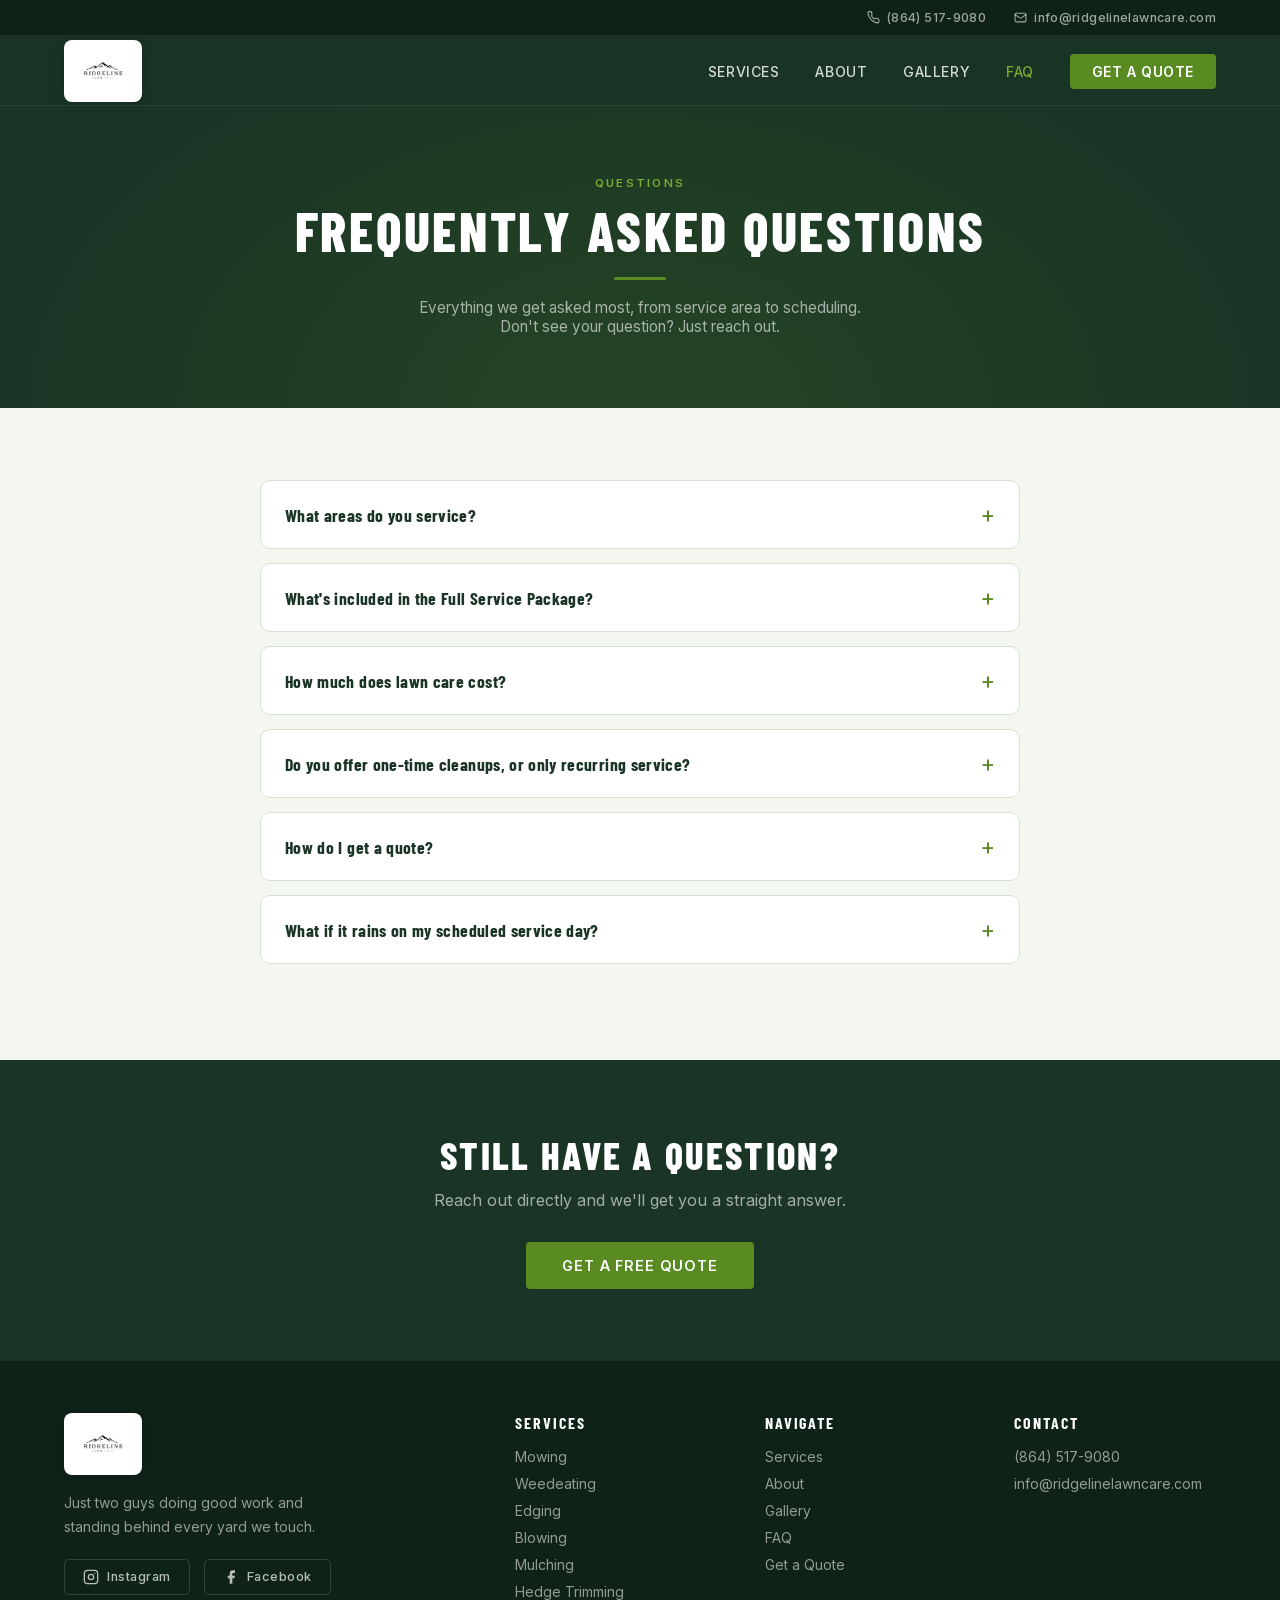
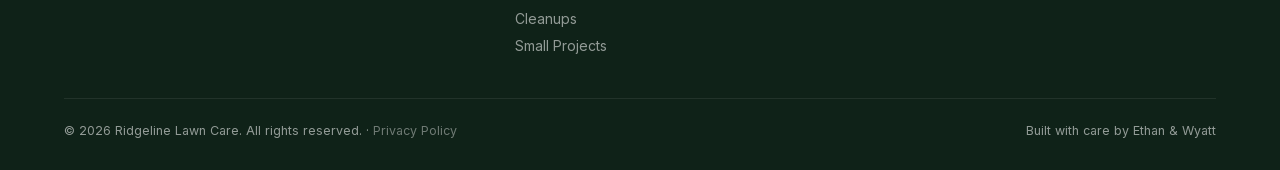
<file: faq.html>
<!DOCTYPE html>
<html lang="en">
<head>
  <meta charset="UTF-8" />
  <meta name="viewport" content="width=device-width, initial-scale=1.0" />
  <title>FAQ | Ridgeline Lawn Care — Greenville &amp; Mauldin, SC</title>
  <meta name="description" content="Answers to common questions about Ridgeline Lawn Care's service area, what's included, pricing, scheduling, and how to get a free quote in Greenville, Mauldin, and Piedmont, SC." />
  <link rel="canonical" href="https://ridgelinelawncare.com/faq.html" />
  <meta property="og:type" content="website" />
  <meta property="og:site_name" content="Ridgeline Lawn Care" />
  <meta property="og:title" content="FAQ | Ridgeline Lawn Care" />
  <meta property="og:description" content="Answers to common questions about service area, pricing, and scheduling for Ridgeline Lawn Care in Greenville, Mauldin, and Piedmont, SC." />
  <meta property="og:url" content="https://ridgelinelawncare.com/faq.html" />
  <meta property="og:image" content="https://ridgelinelawncare.com/logo.png" />
  <meta name="twitter:card" content="summary" />
  <meta name="twitter:title" content="FAQ | Ridgeline Lawn Care" />
  <meta name="twitter:description" content="Answers to common questions about service area, pricing, and scheduling." />
  <meta name="twitter:image" content="https://ridgelinelawncare.com/logo.png" />
  <link rel="icon" type="image/svg+xml" href="data:image/svg+xml,<svg xmlns='http://www.w3.org/2000/svg' viewBox='0 0 32 32'><rect width='32' height='32' rx='6' fill='%231a3525'/><text x='16' y='24' font-family='Arial Black,sans-serif' font-size='22' font-weight='900' text-anchor='middle' fill='%237aab2e'>R</text></svg>" />
  <link href="fonts/fonts.css" rel="stylesheet" />
  <script type="application/ld+json">
  {
    "@context": "https://schema.org",
    "@type": "FAQPage",
    "mainEntity": [
      {
        "@type": "Question",
        "name": "What areas do you service?",
        "acceptedAnswer": {
          "@type": "Answer",
          "text": "We serve Greenville, Mauldin, and Piedmont, South Carolina, and the surrounding area. Not sure if you're in range? Reach out and we'll let you know."
        }
      },
      {
        "@type": "Question",
        "name": "What's included in the Full Service Package?",
        "acceptedAnswer": {
          "@type": "Answer",
          "text": "Every visit includes mowing, weedeating, edging, and blowing — the whole package, every time. We don't split it up or charge extra for any of those four."
        }
      },
      {
        "@type": "Question",
        "name": "How much does lawn care cost?",
        "acceptedAnswer": {
          "@type": "Answer",
          "text": "Pricing depends on the size of your yard and how often you'd like service. Fill out the quote form or give us a call and we'll get you a straight answer, usually pretty quick."
        }
      },
      {
        "@type": "Question",
        "name": "Do you offer one-time cleanups, or only recurring service?",
        "acceptedAnswer": {
          "@type": "Answer",
          "text": "Both. We do ongoing weekly or biweekly mowing, and we also take one-time jobs like yard cleanups, mulching, hedge trimming, and small projects."
        }
      },
      {
        "@type": "Question",
        "name": "How do I get a quote?",
        "acceptedAnswer": {
          "@type": "Answer",
          "text": "Fill out the form on our homepage or call or text us at (864) 517-9080. We'll follow up with a price, usually pretty quick."
        }
      },
      {
        "@type": "Question",
        "name": "What if it rains on my scheduled service day?",
        "acceptedAnswer": {
          "@type": "Answer",
          "text": "We'll reach out to reschedule for the next available day. No need to worry about it or follow up yourself."
        }
      }
    ]
  }
  </script>
  <style>
    *, *::before, *::after { box-sizing: border-box; margin: 0; padding: 0; }

    :root {
      --dark:    #1a3525;
      --mid:     #254d35;
      --accent:  #5a8a22;
      --light:   #7aab2e;
      --offwhite:#f4f6f0;
      --white:   #ffffff;
      --text:    #1a3525;
      --muted:   #4a6455;
      --border:  #d4e4d0;
      --shadow:  rgba(26,53,37,0.12);
    }

    html { scroll-behavior: smooth; }
    body { font-family: 'Inter', sans-serif; color: var(--text); background: var(--white); overflow-x: hidden; }

    .skip-link {
      position: absolute; top: -48px; left: 12px; z-index: 2100;
      background: var(--accent); color: var(--white);
      padding: 12px 20px; border-radius: 4px;
      font-size: 0.85rem; font-weight: 600; text-decoration: none;
      transition: top 0.2s;
    }
    .skip-link:focus { top: 12px; }

    .contact-bar {
      position: fixed; top: 0; left: 0; right: 0; z-index: 1001;
      background: #0f2218;
      border-bottom: 1px solid rgba(255,255,255,0.06);
      height: 36px;
      display: flex; align-items: center; justify-content: flex-end;
      padding: 0 5%; gap: 28px;
    }
    .contact-bar a {
      display: flex; align-items: center; gap: 7px;
      color: rgba(255,255,255,0.6); text-decoration: none;
      font-size: 0.78rem; font-weight: 500; letter-spacing: 0.03em;
      transition: color 0.2s;
    }
    .contact-bar a:hover { color: var(--light); }
    .contact-bar svg { flex-shrink: 0; }

    nav {
      position: fixed; top: 36px; left: 0; right: 0; z-index: 1000;
      background: rgba(26,53,37,0.97);
      backdrop-filter: blur(8px);
      display: flex; align-items: center; justify-content: space-between;
      padding: 0 5%;
      height: 70px;
      border-bottom: 1px solid rgba(255,255,255,0.08);
    }
    .nav-logo { display: flex; align-items: center; gap: 12px; text-decoration: none; }
    .nav-logo-badge {
      background: var(--white); border-radius: 8px;
      padding: 6px 14px; display: flex; align-items: center;
      box-shadow: 0 2px 12px rgba(0,0,0,0.18);
      transition: transform 0.2s;
    }
    .nav-logo:hover .nav-logo-badge { transform: translateY(-1px); }
    .nav-logo-badge img { height: 50px; width: auto; display: block; }
    .nav-links { display: flex; align-items: center; gap: 36px; list-style: none; }
    .nav-links a { color: rgba(255,255,255,0.82); text-decoration: none; font-size: 0.875rem; font-weight: 500; letter-spacing: 0.04em; text-transform: uppercase; transition: color 0.2s; }
    .nav-links a:hover { color: var(--light); }
    .nav-links a.active { color: var(--light); }
    .nav-cta { background: var(--accent); color: var(--white) !important; padding: 9px 22px; border-radius: 4px; font-weight: 600 !important; transition: background 0.2s !important; }
    .nav-cta:hover { background: var(--light) !important; color: var(--white) !important; }
    .hamburger { display: none; flex-direction: column; gap: 5px; cursor: pointer; padding: 4px; background: none; border: none; }
    .hamburger span { width: 24px; height: 2px; background: var(--white); border-radius: 2px; transition: 0.3s; }

    a:focus-visible, button:focus-visible, summary:focus-visible {
      outline: 2px solid var(--light); outline-offset: 2px;
    }

    .page-header {
      background: var(--dark);
      padding: 176px 5% 72px;
      text-align: center;
      position: relative;
      overflow: hidden;
    }
    .page-header::before {
      content: '';
      position: absolute; inset: 0;
      background: radial-gradient(ellipse at 50% 100%, rgba(90,138,34,0.18) 0%, transparent 70%);
    }
    .page-header .section-label {
      font-size: 0.72rem; font-weight: 600; letter-spacing: 0.2em; text-transform: uppercase;
      color: var(--light); margin-bottom: 12px; position: relative;
    }
    .page-header h1 {
      font-family: 'Barlow Condensed', sans-serif;
      font-weight: 800; font-size: clamp(2.2rem, 5vw, 3.4rem);
      letter-spacing: 0.05em; text-transform: uppercase;
      color: var(--white); line-height: 1.05; margin-bottom: 14px;
      position: relative;
    }
    .page-header p { color: rgba(255,255,255,0.6); font-size: 0.95rem; max-width: 480px; margin: 0 auto; position: relative; }
    .divider { width: 52px; height: 3px; background: var(--accent); margin: 18px auto; border-radius: 2px; }

    .faq-section { padding: 72px 5% 96px; background: var(--offwhite); }
    .faq-inner { max-width: 760px; margin: 0 auto; display: flex; flex-direction: column; gap: 14px; }
    .faq-item {
      background: var(--white); border: 1px solid var(--border);
      border-radius: 10px; overflow: hidden;
    }
    .faq-item summary {
      list-style: none; cursor: pointer;
      padding: 20px 24px;
      display: flex; align-items: center; justify-content: space-between; gap: 16px;
      font-family: 'Barlow Condensed', sans-serif; font-weight: 700; font-size: 1.1rem;
      letter-spacing: 0.02em; color: var(--dark);
    }
    .faq-item summary::-webkit-details-marker { display: none; }
    .faq-item summary::after {
      content: '+';
      font-family: 'Inter', sans-serif; font-weight: 400; font-size: 1.4rem;
      color: var(--accent); flex-shrink: 0; transition: transform 0.2s;
    }
    .faq-item[open] summary::after { transform: rotate(45deg); }
    .faq-item[open] summary { border-bottom: 1px solid var(--border); }
    .faq-answer { padding: 4px 24px 22px; color: var(--muted); font-size: 0.95rem; line-height: 1.75; }

    .faq-cta { background: var(--dark); padding: 72px 5%; text-align: center; margin-top: 0; }
    .faq-cta h2 {
      font-family: 'Barlow Condensed', sans-serif; font-weight: 800; font-size: clamp(1.8rem, 3vw, 2.6rem);
      letter-spacing: 0.06em; text-transform: uppercase; color: var(--white); margin-bottom: 12px;
    }
    .faq-cta p { color: rgba(255,255,255,0.6); font-size: 1rem; margin-bottom: 32px; }
    .btn-primary {
      background: var(--accent); color: var(--white);
      padding: 15px 36px; border-radius: 4px;
      font-weight: 600; font-size: 0.9rem; letter-spacing: 0.06em; text-transform: uppercase;
      text-decoration: none; display: inline-block;
      transition: background 0.2s, transform 0.15s;
    }
    .btn-primary:hover { background: var(--light); transform: translateY(-2px); }

    footer {
      background: #0f2218;
      padding: 52px 5% 32px;
      color: rgba(255,255,255,0.55);
    }
    .footer-inner { max-width: 1200px; margin: 0 auto; display: grid; grid-template-columns: 2fr 1fr 1fr 1fr; gap: 48px; margin-bottom: 44px; }
    .footer-brand .nav-logo { margin-bottom: 16px; display: inline-flex; }
    .footer-brand p { font-size: 0.875rem; line-height: 1.7; max-width: 280px; }
    .footer-col h4 { font-family: 'Barlow Condensed', sans-serif; font-weight: 700; font-size: 1rem; letter-spacing: 0.12em; text-transform: uppercase; color: var(--white); margin-bottom: 16px; }
    .footer-col ul { list-style: none; display: flex; flex-direction: column; gap: 10px; }
    .footer-col ul li a { color: rgba(255,255,255,0.55); text-decoration: none; font-size: 0.875rem; transition: color 0.2s; }
    .footer-col ul li a:hover { color: var(--light); }
    .footer-col ul li { font-size: 0.875rem; }
    .footer-social { display: flex; gap: 14px; margin-top: 20px; }
    .social-btn {
      display: flex; align-items: center; gap: 8px;
      padding: 9px 18px; border-radius: 5px;
      border: 1px solid rgba(255,255,255,0.15);
      color: rgba(255,255,255,0.7); text-decoration: none;
      font-size: 0.8rem; font-weight: 500; letter-spacing: 0.04em;
      transition: border-color 0.2s, color 0.2s;
    }
    .social-btn:hover { border-color: var(--light); color: var(--light); }
    .social-btn svg { flex-shrink: 0; }
    .footer-bottom { border-top: 1px solid rgba(255,255,255,0.08); padding-top: 24px; display: flex; justify-content: space-between; align-items: center; font-size: 0.78rem; flex-wrap: wrap; gap: 8px; }
    .footer-bottom a { color: rgba(255,255,255,0.4); text-decoration: none; }

    @media (max-width: 900px) {
      .footer-inner { grid-template-columns: 1fr 1fr; }
      .footer-brand { grid-column: 1 / -1; }
    }
    @media (max-width: 680px) {
      .contact-bar { display: none; }
      nav { top: 0; }
      .nav-links { display: none; flex-direction: column; position: absolute; top: 70px; left: 0; right: 0; background: rgba(26,53,37,0.98); padding: 20px 5%; gap: 16px; border-top: 1px solid rgba(255,255,255,0.08); }
      .nav-links.open { display: flex; }
      .hamburger { display: flex; }
      .footer-inner { grid-template-columns: 1fr; }
    }
  </style>
</head>
<body>

  <a href="#main" class="skip-link">Skip to main content</a>

  <!-- CONTACT BAR -->
  <div class="contact-bar">
    <a href="tel:8645179080">
      <svg width="13" height="13" viewBox="0 0 24 24" fill="none" stroke="currentColor" stroke-width="2" stroke-linecap="round" stroke-linejoin="round"><path d="M22 16.92v3a2 2 0 0 1-2.18 2 19.79 19.79 0 0 1-8.63-3.07A19.5 19.5 0 0 1 4.69 12 19.79 19.79 0 0 1 1.62 3.38 2 2 0 0 1 3.6 1.21h3a2 2 0 0 1 2 1.72c.127.96.361 1.903.7 2.81a2 2 0 0 1-.45 2.11L7.91 8.81a16 16 0 0 0 6 6l.86-.86a2 2 0 0 1 2.11-.45c.907.339 1.85.573 2.81.7A2 2 0 0 1 21.73 16z"/></svg>
      (864) 517-9080
    </a>
    <a href="mailto:info@ridgelinelawncare.com">
      <svg width="13" height="13" viewBox="0 0 24 24" fill="none" stroke="currentColor" stroke-width="2" stroke-linecap="round" stroke-linejoin="round"><rect x="2" y="4" width="20" height="16" rx="2"/><path d="m22 7-8.97 5.7a1.94 1.94 0 0 1-2.06 0L2 7"/></svg>
      info@ridgelinelawncare.com
    </a>
  </div>

  <!-- NAVBAR -->
  <nav>
    <a href="index.html" class="nav-logo">
      <div class="nav-logo-badge">
        <img src="logo.png" alt="Ridgeline Lawn Care" />
      </div>
    </a>
    <ul class="nav-links" id="navLinks">
      <li><a href="index.html#services">Services</a></li>
      <li><a href="index.html#about">About</a></li>
      <li><a href="gallery.html">Gallery</a></li>
      <li><a href="faq.html" class="active">FAQ</a></li>
      <li><a href="index.html#quote" class="nav-cta">Get a Quote</a></li>
    </ul>
    <button type="button" class="hamburger" id="hamburger" aria-label="Toggle menu" aria-expanded="false" aria-controls="navLinks">
      <span></span><span></span><span></span>
    </button>
  </nav>

  <!-- PAGE HEADER -->
  <div class="page-header">
    <p class="section-label">Questions</p>
    <h1>Frequently Asked Questions</h1>
    <div class="divider"></div>
    <p>Everything we get asked most, from service area to scheduling. Don't see your question? Just reach out.</p>
  </div>

  <main id="main">
  <section class="faq-section">
    <div class="faq-inner">

      <details class="faq-item">
        <summary>What areas do you service?</summary>
        <p class="faq-answer">We serve Greenville, Mauldin, and Piedmont, South Carolina, and the surrounding area. Not sure if you're in range? Reach out and we'll let you know.</p>
      </details>

      <details class="faq-item">
        <summary>What's included in the Full Service Package?</summary>
        <p class="faq-answer">Every visit includes mowing, weedeating, edging, and blowing — the whole package, every time. We don't split it up or charge extra for any of those four.</p>
      </details>

      <details class="faq-item">
        <summary>How much does lawn care cost?</summary>
        <p class="faq-answer">Pricing depends on the size of your yard and how often you'd like service. Fill out the quote form or give us a call and we'll get you a straight answer, usually pretty quick.</p>
      </details>

      <details class="faq-item">
        <summary>Do you offer one-time cleanups, or only recurring service?</summary>
        <p class="faq-answer">Both. We do ongoing weekly or biweekly mowing, and we also take one-time jobs like yard cleanups, mulching, hedge trimming, and small projects.</p>
      </details>

      <details class="faq-item">
        <summary>How do I get a quote?</summary>
        <p class="faq-answer">Fill out the form on our homepage or call or text us at <a href="tel:8645179080">(864) 517-9080</a>. We'll follow up with a price, usually pretty quick.</p>
      </details>

      <details class="faq-item">
        <summary>What if it rains on my scheduled service day?</summary>
        <p class="faq-answer">We'll reach out to reschedule for the next available day. No need to worry about it or follow up yourself.</p>
      </details>

    </div>
  </section>

  <div class="faq-cta">
    <h2>Still Have a Question?</h2>
    <p>Reach out directly and we'll get you a straight answer.</p>
    <a href="index.html#quote" class="btn-primary">Get a Free Quote</a>
  </div>
  </main>

  <!-- FOOTER -->
  <footer>
    <div class="footer-inner">
      <div class="footer-brand">
        <a href="index.html" class="nav-logo">
          <div class="nav-logo-badge">
            <img src="logo.png" alt="Ridgeline Lawn Care" />
          </div>
        </a>
        <p>Just two guys doing good work and standing behind every yard we touch.</p>
        <div class="footer-social">
          <a href="https://www.instagram.com/ridgelinelawncare" target="_blank" rel="noopener" class="social-btn">
            <svg width="16" height="16" viewBox="0 0 24 24" fill="none" stroke="currentColor" stroke-width="2" stroke-linecap="round" stroke-linejoin="round"><rect x="2" y="2" width="20" height="20" rx="5"/><circle cx="12" cy="12" r="4"/><circle cx="17.5" cy="6.5" r="1" fill="currentColor" stroke="none"/></svg>
            Instagram
          </a>
          <a href="https://www.facebook.com/share/1Dvfo4x4PA/?mibextid=wwXIfr" target="_blank" rel="noopener" class="social-btn">
            <svg width="16" height="16" viewBox="0 0 24 24" fill="currentColor"><path d="M18 2h-3a5 5 0 0 0-5 5v3H7v4h3v8h4v-8h3l1-4h-4V7a1 1 0 0 1 1-1h3z"/></svg>
            Facebook
          </a>
        </div>
      </div>
      <div class="footer-col">
        <h4>Services</h4>
        <ul>
          <li>Mowing</li>
          <li>Weedeating</li>
          <li>Edging</li>
          <li>Blowing</li>
          <li>Mulching</li>
          <li>Hedge Trimming</li>
          <li>Cleanups</li>
          <li>Small Projects</li>
        </ul>
      </div>
      <div class="footer-col">
        <h4>Navigate</h4>
        <ul>
          <li><a href="index.html#services">Services</a></li>
          <li><a href="index.html#about">About</a></li>
          <li><a href="gallery.html">Gallery</a></li>
          <li><a href="faq.html">FAQ</a></li>
          <li><a href="index.html#quote">Get a Quote</a></li>
        </ul>
      </div>
      <div class="footer-col">
        <h4>Contact</h4>
        <ul>
          <li><a href="tel:8645179080">(864) 517-9080</a></li>
          <li><a href="mailto:info@ridgelinelawncare.com">info@ridgelinelawncare.com</a></li>
        </ul>
      </div>
    </div>
    <div class="footer-bottom">
      <span>© <span id="year">2025</span> Ridgeline Lawn Care. All rights reserved. · <a href="privacy-policy.html">Privacy Policy</a></span>
      <span>Built with care by Ethan &amp; Wyatt</span>
    </div>
  </footer>

  <script>
    const hamburger = document.getElementById('hamburger');
    const navLinks  = document.getElementById('navLinks');
    hamburger.addEventListener('click', () => {
      const isOpen = navLinks.classList.toggle('open');
      hamburger.setAttribute('aria-expanded', String(isOpen));
    });
    document.querySelectorAll('.nav-links a').forEach(link => {
      link.addEventListener('click', () => navLinks.classList.remove('open'));
    });

    window.addEventListener('scroll', () => {
      document.querySelector('nav').style.boxShadow =
        window.scrollY > 10 ? '0 2px 24px rgba(0,0,0,0.25)' : 'none';
    });

    document.getElementById('year').textContent = new Date().getFullYear();
  </script>
</body>
</html>
</file>
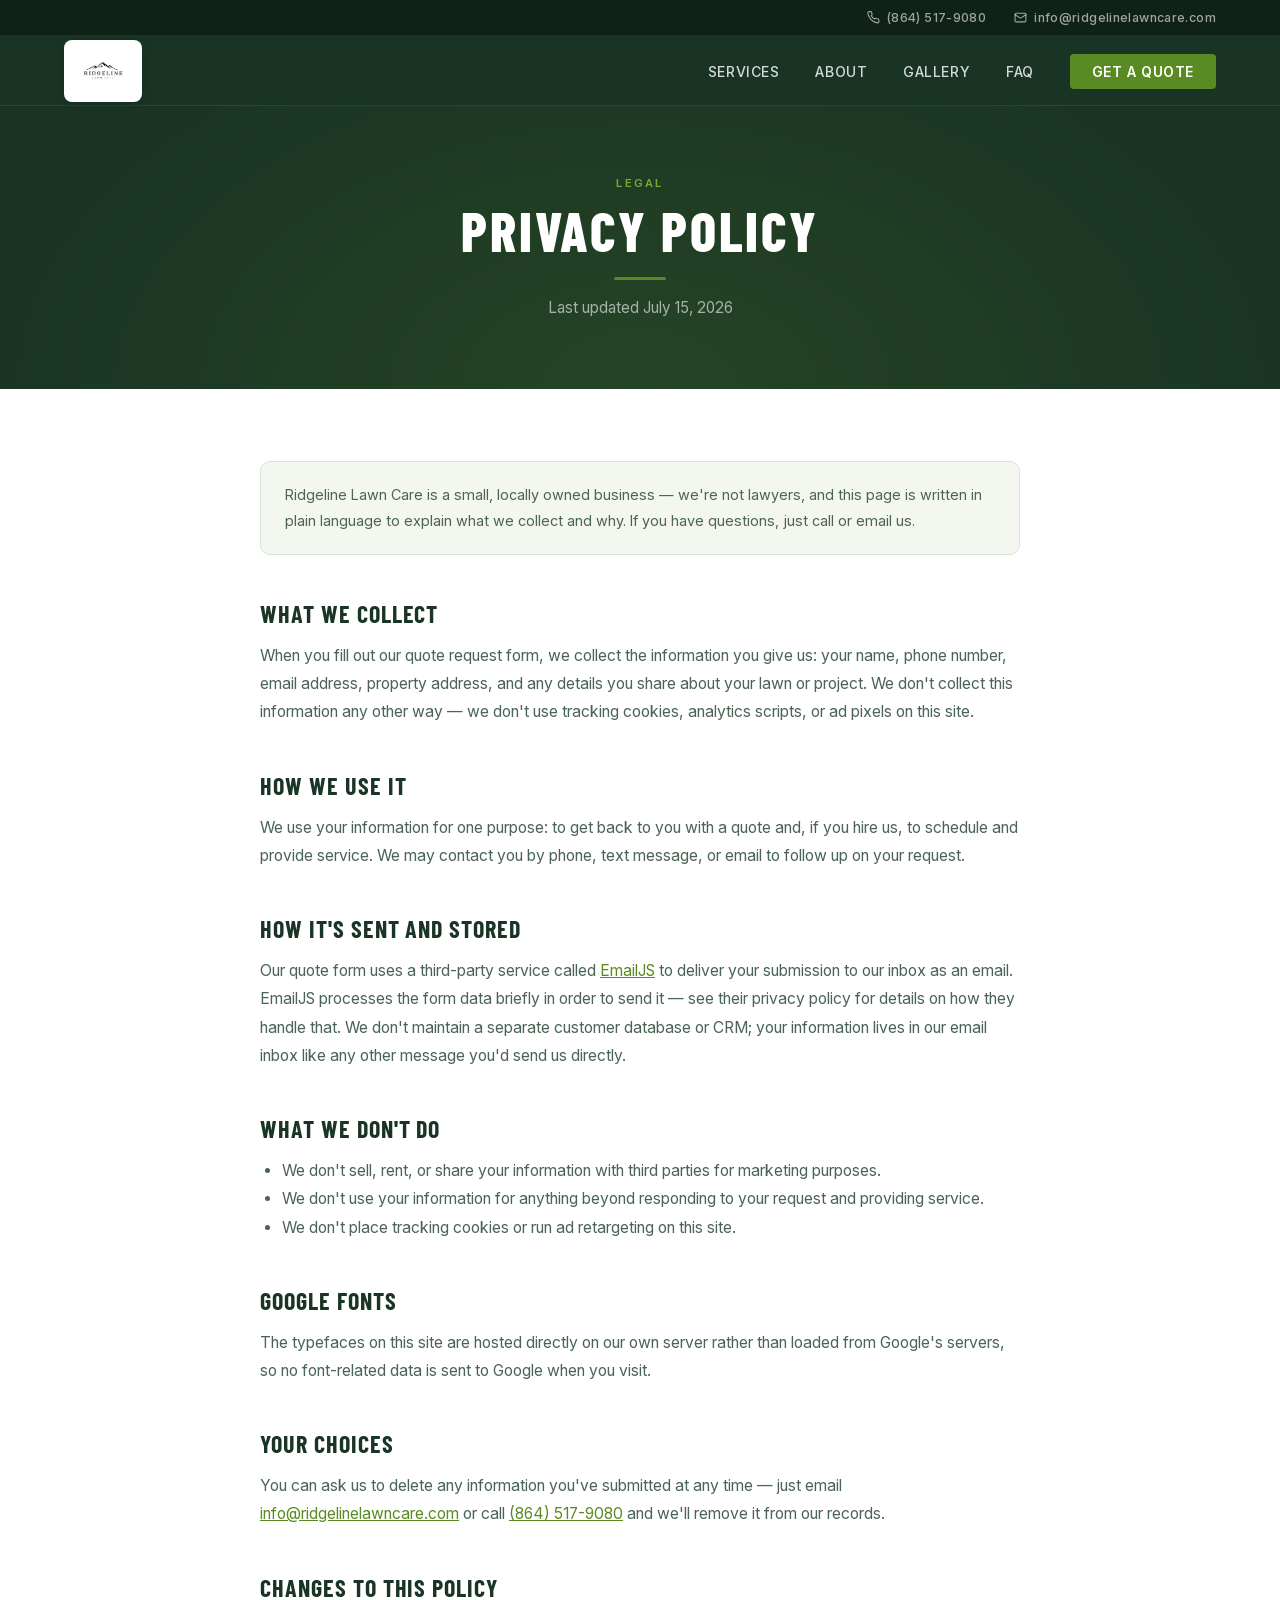
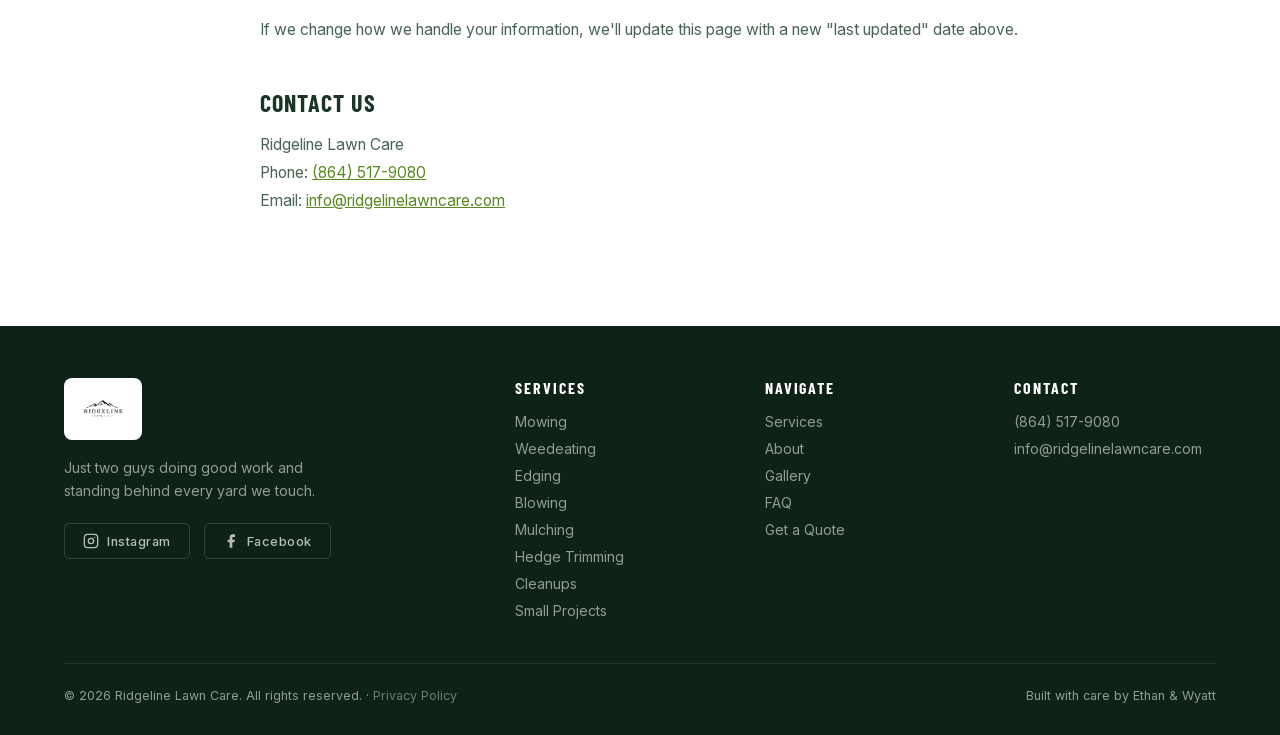
<file: privacy-policy.html>
<!DOCTYPE html>
<html lang="en">
<head>
  <meta charset="UTF-8" />
  <meta name="viewport" content="width=device-width, initial-scale=1.0" />
  <title>Privacy Policy | Ridgeline Lawn Care</title>
  <meta name="description" content="How Ridgeline Lawn Care collects, uses, and protects the information you share through our quote request form." />
  <link rel="canonical" href="https://ridgelinelawncare.com/privacy-policy.html" />
  <meta name="robots" content="noindex, follow" />
  <link rel="icon" type="image/svg+xml" href="data:image/svg+xml,<svg xmlns='http://www.w3.org/2000/svg' viewBox='0 0 32 32'><rect width='32' height='32' rx='6' fill='%231a3525'/><text x='16' y='24' font-family='Arial Black,sans-serif' font-size='22' font-weight='900' text-anchor='middle' fill='%237aab2e'>R</text></svg>" />
  <link href="fonts/fonts.css" rel="stylesheet" />
  <style>
    *, *::before, *::after { box-sizing: border-box; margin: 0; padding: 0; }

    :root {
      --dark:    #1a3525;
      --mid:     #254d35;
      --accent:  #5a8a22;
      --light:   #7aab2e;
      --offwhite:#f4f6f0;
      --white:   #ffffff;
      --text:    #1a3525;
      --muted:   #4a6455;
      --border:  #d4e4d0;
      --shadow:  rgba(26,53,37,0.12);
    }

    html { scroll-behavior: smooth; }
    body { font-family: 'Inter', sans-serif; color: var(--text); background: var(--white); overflow-x: hidden; }

    .skip-link {
      position: absolute; top: -48px; left: 12px; z-index: 2100;
      background: var(--accent); color: var(--white);
      padding: 12px 20px; border-radius: 4px;
      font-size: 0.85rem; font-weight: 600; text-decoration: none;
      transition: top 0.2s;
    }
    .skip-link:focus { top: 12px; }

    .contact-bar {
      position: fixed; top: 0; left: 0; right: 0; z-index: 1001;
      background: #0f2218;
      border-bottom: 1px solid rgba(255,255,255,0.06);
      height: 36px;
      display: flex; align-items: center; justify-content: flex-end;
      padding: 0 5%; gap: 28px;
    }
    .contact-bar a {
      display: flex; align-items: center; gap: 7px;
      color: rgba(255,255,255,0.6); text-decoration: none;
      font-size: 0.78rem; font-weight: 500; letter-spacing: 0.03em;
      transition: color 0.2s;
    }
    .contact-bar a:hover { color: var(--light); }
    .contact-bar svg { flex-shrink: 0; }

    nav {
      position: fixed; top: 36px; left: 0; right: 0; z-index: 1000;
      background: rgba(26,53,37,0.97);
      backdrop-filter: blur(8px);
      display: flex; align-items: center; justify-content: space-between;
      padding: 0 5%;
      height: 70px;
      border-bottom: 1px solid rgba(255,255,255,0.08);
    }
    .nav-logo { display: flex; align-items: center; gap: 12px; text-decoration: none; }
    .nav-logo-badge {
      background: var(--white); border-radius: 8px;
      padding: 6px 14px; display: flex; align-items: center;
      box-shadow: 0 2px 12px rgba(0,0,0,0.18);
      transition: transform 0.2s;
    }
    .nav-logo:hover .nav-logo-badge { transform: translateY(-1px); }
    .nav-logo-badge img { height: 50px; width: auto; display: block; }
    .nav-links { display: flex; align-items: center; gap: 36px; list-style: none; }
    .nav-links a { color: rgba(255,255,255,0.82); text-decoration: none; font-size: 0.875rem; font-weight: 500; letter-spacing: 0.04em; text-transform: uppercase; transition: color 0.2s; }
    .nav-links a:hover { color: var(--light); }
    .nav-cta { background: var(--accent); color: var(--white) !important; padding: 9px 22px; border-radius: 4px; font-weight: 600 !important; transition: background 0.2s !important; }
    .nav-cta:hover { background: var(--light) !important; color: var(--white) !important; }
    .hamburger { display: none; flex-direction: column; gap: 5px; cursor: pointer; padding: 4px; background: none; border: none; }
    .hamburger span { width: 24px; height: 2px; background: var(--white); border-radius: 2px; transition: 0.3s; }

    a:focus-visible, button:focus-visible {
      outline: 2px solid var(--light); outline-offset: 2px;
    }

    .page-header {
      background: var(--dark);
      padding: 176px 5% 72px;
      text-align: center;
      position: relative;
      overflow: hidden;
    }
    .page-header::before {
      content: '';
      position: absolute; inset: 0;
      background: radial-gradient(ellipse at 50% 100%, rgba(90,138,34,0.18) 0%, transparent 70%);
    }
    .page-header .section-label {
      font-size: 0.72rem; font-weight: 600; letter-spacing: 0.2em; text-transform: uppercase;
      color: var(--light); margin-bottom: 12px; position: relative;
    }
    .page-header h1 {
      font-family: 'Barlow Condensed', sans-serif;
      font-weight: 800; font-size: clamp(2.2rem, 5vw, 3.4rem);
      letter-spacing: 0.05em; text-transform: uppercase;
      color: var(--white); line-height: 1.05; margin-bottom: 14px;
      position: relative;
    }
    .page-header p { color: rgba(255,255,255,0.6); font-size: 0.95rem; position: relative; }
    .divider { width: 52px; height: 3px; background: var(--accent); margin: 18px auto; border-radius: 2px; }

    .policy-section { padding: 72px 5% 96px; background: var(--white); }
    .policy-inner { max-width: 760px; margin: 0 auto; }
    .policy-inner h2 {
      font-family: 'Barlow Condensed', sans-serif; font-weight: 700; font-size: 1.5rem;
      letter-spacing: 0.04em; text-transform: uppercase; color: var(--dark);
      margin-top: 44px; margin-bottom: 14px;
    }
    .policy-inner h2:first-child { margin-top: 0; }
    .policy-inner p { color: var(--muted); font-size: 0.98rem; line-height: 1.8; margin-bottom: 14px; }
    .policy-inner ul { color: var(--muted); font-size: 0.98rem; line-height: 1.8; margin: 0 0 14px 1.4rem; }
    .policy-inner a { color: var(--accent); }
    .policy-note {
      background: var(--offwhite); border: 1px solid var(--border); border-radius: 10px;
      padding: 20px 24px; margin-bottom: 40px;
    }
    .policy-note p { margin: 0; font-size: 0.9rem; }

    footer {
      background: #0f2218;
      padding: 52px 5% 32px;
      color: rgba(255,255,255,0.55);
    }
    .footer-inner { max-width: 1200px; margin: 0 auto; display: grid; grid-template-columns: 2fr 1fr 1fr 1fr; gap: 48px; margin-bottom: 44px; }
    .footer-brand .nav-logo { margin-bottom: 16px; display: inline-flex; }
    .footer-brand p { font-size: 0.875rem; line-height: 1.7; max-width: 280px; }
    .footer-col h4 { font-family: 'Barlow Condensed', sans-serif; font-weight: 700; font-size: 1rem; letter-spacing: 0.12em; text-transform: uppercase; color: var(--white); margin-bottom: 16px; }
    .footer-col ul { list-style: none; display: flex; flex-direction: column; gap: 10px; }
    .footer-col ul li a { color: rgba(255,255,255,0.55); text-decoration: none; font-size: 0.875rem; transition: color 0.2s; }
    .footer-col ul li a:hover { color: var(--light); }
    .footer-col ul li { font-size: 0.875rem; }
    .footer-social { display: flex; gap: 14px; margin-top: 20px; }
    .social-btn {
      display: flex; align-items: center; gap: 8px;
      padding: 9px 18px; border-radius: 5px;
      border: 1px solid rgba(255,255,255,0.15);
      color: rgba(255,255,255,0.7); text-decoration: none;
      font-size: 0.8rem; font-weight: 500; letter-spacing: 0.04em;
      transition: border-color 0.2s, color 0.2s;
    }
    .social-btn:hover { border-color: var(--light); color: var(--light); }
    .social-btn svg { flex-shrink: 0; }
    .footer-bottom { border-top: 1px solid rgba(255,255,255,0.08); padding-top: 24px; display: flex; justify-content: space-between; align-items: center; font-size: 0.78rem; flex-wrap: wrap; gap: 8px; }
    .footer-bottom a { color: rgba(255,255,255,0.4); text-decoration: none; }

    @media (max-width: 900px) {
      .footer-inner { grid-template-columns: 1fr 1fr; }
      .footer-brand { grid-column: 1 / -1; }
    }
    @media (max-width: 680px) {
      .contact-bar { display: none; }
      nav { top: 0; }
      .nav-links { display: none; flex-direction: column; position: absolute; top: 70px; left: 0; right: 0; background: rgba(26,53,37,0.98); padding: 20px 5%; gap: 16px; border-top: 1px solid rgba(255,255,255,0.08); }
      .nav-links.open { display: flex; }
      .hamburger { display: flex; }
      .footer-inner { grid-template-columns: 1fr; }
    }
  </style>
</head>
<body>

  <a href="#main" class="skip-link">Skip to main content</a>

  <!-- CONTACT BAR -->
  <div class="contact-bar">
    <a href="tel:8645179080">
      <svg width="13" height="13" viewBox="0 0 24 24" fill="none" stroke="currentColor" stroke-width="2" stroke-linecap="round" stroke-linejoin="round"><path d="M22 16.92v3a2 2 0 0 1-2.18 2 19.79 19.79 0 0 1-8.63-3.07A19.5 19.5 0 0 1 4.69 12 19.79 19.79 0 0 1 1.62 3.38 2 2 0 0 1 3.6 1.21h3a2 2 0 0 1 2 1.72c.127.96.361 1.903.7 2.81a2 2 0 0 1-.45 2.11L7.91 8.81a16 16 0 0 0 6 6l.86-.86a2 2 0 0 1 2.11-.45c.907.339 1.85.573 2.81.7A2 2 0 0 1 21.73 16z"/></svg>
      (864) 517-9080
    </a>
    <a href="mailto:info@ridgelinelawncare.com">
      <svg width="13" height="13" viewBox="0 0 24 24" fill="none" stroke="currentColor" stroke-width="2" stroke-linecap="round" stroke-linejoin="round"><rect x="2" y="4" width="20" height="16" rx="2"/><path d="m22 7-8.97 5.7a1.94 1.94 0 0 1-2.06 0L2 7"/></svg>
      info@ridgelinelawncare.com
    </a>
  </div>

  <!-- NAVBAR -->
  <nav>
    <a href="index.html" class="nav-logo">
      <div class="nav-logo-badge">
        <img src="logo.png" alt="Ridgeline Lawn Care" />
      </div>
    </a>
    <ul class="nav-links" id="navLinks">
      <li><a href="index.html#services">Services</a></li>
      <li><a href="index.html#about">About</a></li>
      <li><a href="gallery.html">Gallery</a></li>
      <li><a href="faq.html">FAQ</a></li>
      <li><a href="index.html#quote" class="nav-cta">Get a Quote</a></li>
    </ul>
    <button type="button" class="hamburger" id="hamburger" aria-label="Toggle menu" aria-expanded="false" aria-controls="navLinks">
      <span></span><span></span><span></span>
    </button>
  </nav>

  <!-- PAGE HEADER -->
  <div class="page-header">
    <p class="section-label">Legal</p>
    <h1>Privacy Policy</h1>
    <div class="divider"></div>
    <p>Last updated July 15, 2026</p>
  </div>

  <main id="main">
  <section class="policy-section">
    <div class="policy-inner">

      <div class="policy-note">
        <p>Ridgeline Lawn Care is a small, locally owned business — we're not lawyers, and this page is written in plain language to explain what we collect and why. If you have questions, just call or email us.</p>
      </div>

      <h2>What We Collect</h2>
      <p>When you fill out our quote request form, we collect the information you give us: your name, phone number, email address, property address, and any details you share about your lawn or project. We don't collect this information any other way — we don't use tracking cookies, analytics scripts, or ad pixels on this site.</p>

      <h2>How We Use It</h2>
      <p>We use your information for one purpose: to get back to you with a quote and, if you hire us, to schedule and provide service. We may contact you by phone, text message, or email to follow up on your request.</p>

      <h2>How It's Sent and Stored</h2>
      <p>Our quote form uses a third-party service called <a href="https://www.emailjs.com/legal/privacy-policy/" target="_blank" rel="noopener">EmailJS</a> to deliver your submission to our inbox as an email. EmailJS processes the form data briefly in order to send it — see their privacy policy for details on how they handle that. We don't maintain a separate customer database or CRM; your information lives in our email inbox like any other message you'd send us directly.</p>

      <h2>What We Don't Do</h2>
      <ul>
        <li>We don't sell, rent, or share your information with third parties for marketing purposes.</li>
        <li>We don't use your information for anything beyond responding to your request and providing service.</li>
        <li>We don't place tracking cookies or run ad retargeting on this site.</li>
      </ul>

      <h2>Google Fonts</h2>
      <p>The typefaces on this site are hosted directly on our own server rather than loaded from Google's servers, so no font-related data is sent to Google when you visit.</p>

      <h2>Your Choices</h2>
      <p>You can ask us to delete any information you've submitted at any time — just email <a href="mailto:info@ridgelinelawncare.com">info@ridgelinelawncare.com</a> or call <a href="tel:8645179080">(864) 517-9080</a> and we'll remove it from our records.</p>

      <h2>Changes to This Policy</h2>
      <p>If we change how we handle your information, we'll update this page with a new "last updated" date above.</p>

      <h2>Contact Us</h2>
      <p>Ridgeline Lawn Care<br />
      Phone: <a href="tel:8645179080">(864) 517-9080</a><br />
      Email: <a href="mailto:info@ridgelinelawncare.com">info@ridgelinelawncare.com</a></p>

    </div>
  </section>
  </main>

  <!-- FOOTER -->
  <footer>
    <div class="footer-inner">
      <div class="footer-brand">
        <a href="index.html" class="nav-logo">
          <div class="nav-logo-badge">
            <img src="logo.png" alt="Ridgeline Lawn Care" />
          </div>
        </a>
        <p>Just two guys doing good work and standing behind every yard we touch.</p>
        <div class="footer-social">
          <a href="https://www.instagram.com/ridgelinelawncare" target="_blank" rel="noopener" class="social-btn">
            <svg width="16" height="16" viewBox="0 0 24 24" fill="none" stroke="currentColor" stroke-width="2" stroke-linecap="round" stroke-linejoin="round"><rect x="2" y="2" width="20" height="20" rx="5"/><circle cx="12" cy="12" r="4"/><circle cx="17.5" cy="6.5" r="1" fill="currentColor" stroke="none"/></svg>
            Instagram
          </a>
          <a href="https://www.facebook.com/share/1Dvfo4x4PA/?mibextid=wwXIfr" target="_blank" rel="noopener" class="social-btn">
            <svg width="16" height="16" viewBox="0 0 24 24" fill="currentColor"><path d="M18 2h-3a5 5 0 0 0-5 5v3H7v4h3v8h4v-8h3l1-4h-4V7a1 1 0 0 1 1-1h3z"/></svg>
            Facebook
          </a>
        </div>
      </div>
      <div class="footer-col">
        <h4>Services</h4>
        <ul>
          <li>Mowing</li>
          <li>Weedeating</li>
          <li>Edging</li>
          <li>Blowing</li>
          <li>Mulching</li>
          <li>Hedge Trimming</li>
          <li>Cleanups</li>
          <li>Small Projects</li>
        </ul>
      </div>
      <div class="footer-col">
        <h4>Navigate</h4>
        <ul>
          <li><a href="index.html#services">Services</a></li>
          <li><a href="index.html#about">About</a></li>
          <li><a href="gallery.html">Gallery</a></li>
          <li><a href="faq.html">FAQ</a></li>
          <li><a href="index.html#quote">Get a Quote</a></li>
        </ul>
      </div>
      <div class="footer-col">
        <h4>Contact</h4>
        <ul>
          <li><a href="tel:8645179080">(864) 517-9080</a></li>
          <li><a href="mailto:info@ridgelinelawncare.com">info@ridgelinelawncare.com</a></li>
        </ul>
      </div>
    </div>
    <div class="footer-bottom">
      <span>© <span id="year">2025</span> Ridgeline Lawn Care. All rights reserved. · <a href="privacy-policy.html">Privacy Policy</a></span>
      <span>Built with care by Ethan &amp; Wyatt</span>
    </div>
  </footer>

  <script>
    const hamburger = document.getElementById('hamburger');
    const navLinks  = document.getElementById('navLinks');
    hamburger.addEventListener('click', () => {
      const isOpen = navLinks.classList.toggle('open');
      hamburger.setAttribute('aria-expanded', String(isOpen));
    });
    document.querySelectorAll('.nav-links a').forEach(link => {
      link.addEventListener('click', () => navLinks.classList.remove('open'));
    });

    window.addEventListener('scroll', () => {
      document.querySelector('nav').style.boxShadow =
        window.scrollY > 10 ? '0 2px 24px rgba(0,0,0,0.25)' : 'none';
    });

    document.getElementById('year').textContent = new Date().getFullYear();
  </script>
</body>
</html>
</file>
<file: fonts/fonts.css>
@font-face {
  font-family: 'Barlow Condensed';
  font-style: normal;
  font-weight: 600;
  font-display: swap;
  src: url('barlow-condensed-600.woff2') format('woff2');
}
@font-face {
  font-family: 'Barlow Condensed';
  font-style: normal;
  font-weight: 700;
  font-display: swap;
  src: url('barlow-condensed-700.woff2') format('woff2');
}
@font-face {
  font-family: 'Barlow Condensed';
  font-style: normal;
  font-weight: 800;
  font-display: swap;
  src: url('barlow-condensed-800.woff2') format('woff2');
}
@font-face {
  font-family: 'Inter';
  font-style: normal;
  font-weight: 400 600;
  font-display: swap;
  src: url('inter-variable.woff2') format('woff2-variations'), url('inter-variable.woff2') format('woff2');
}
</file>
